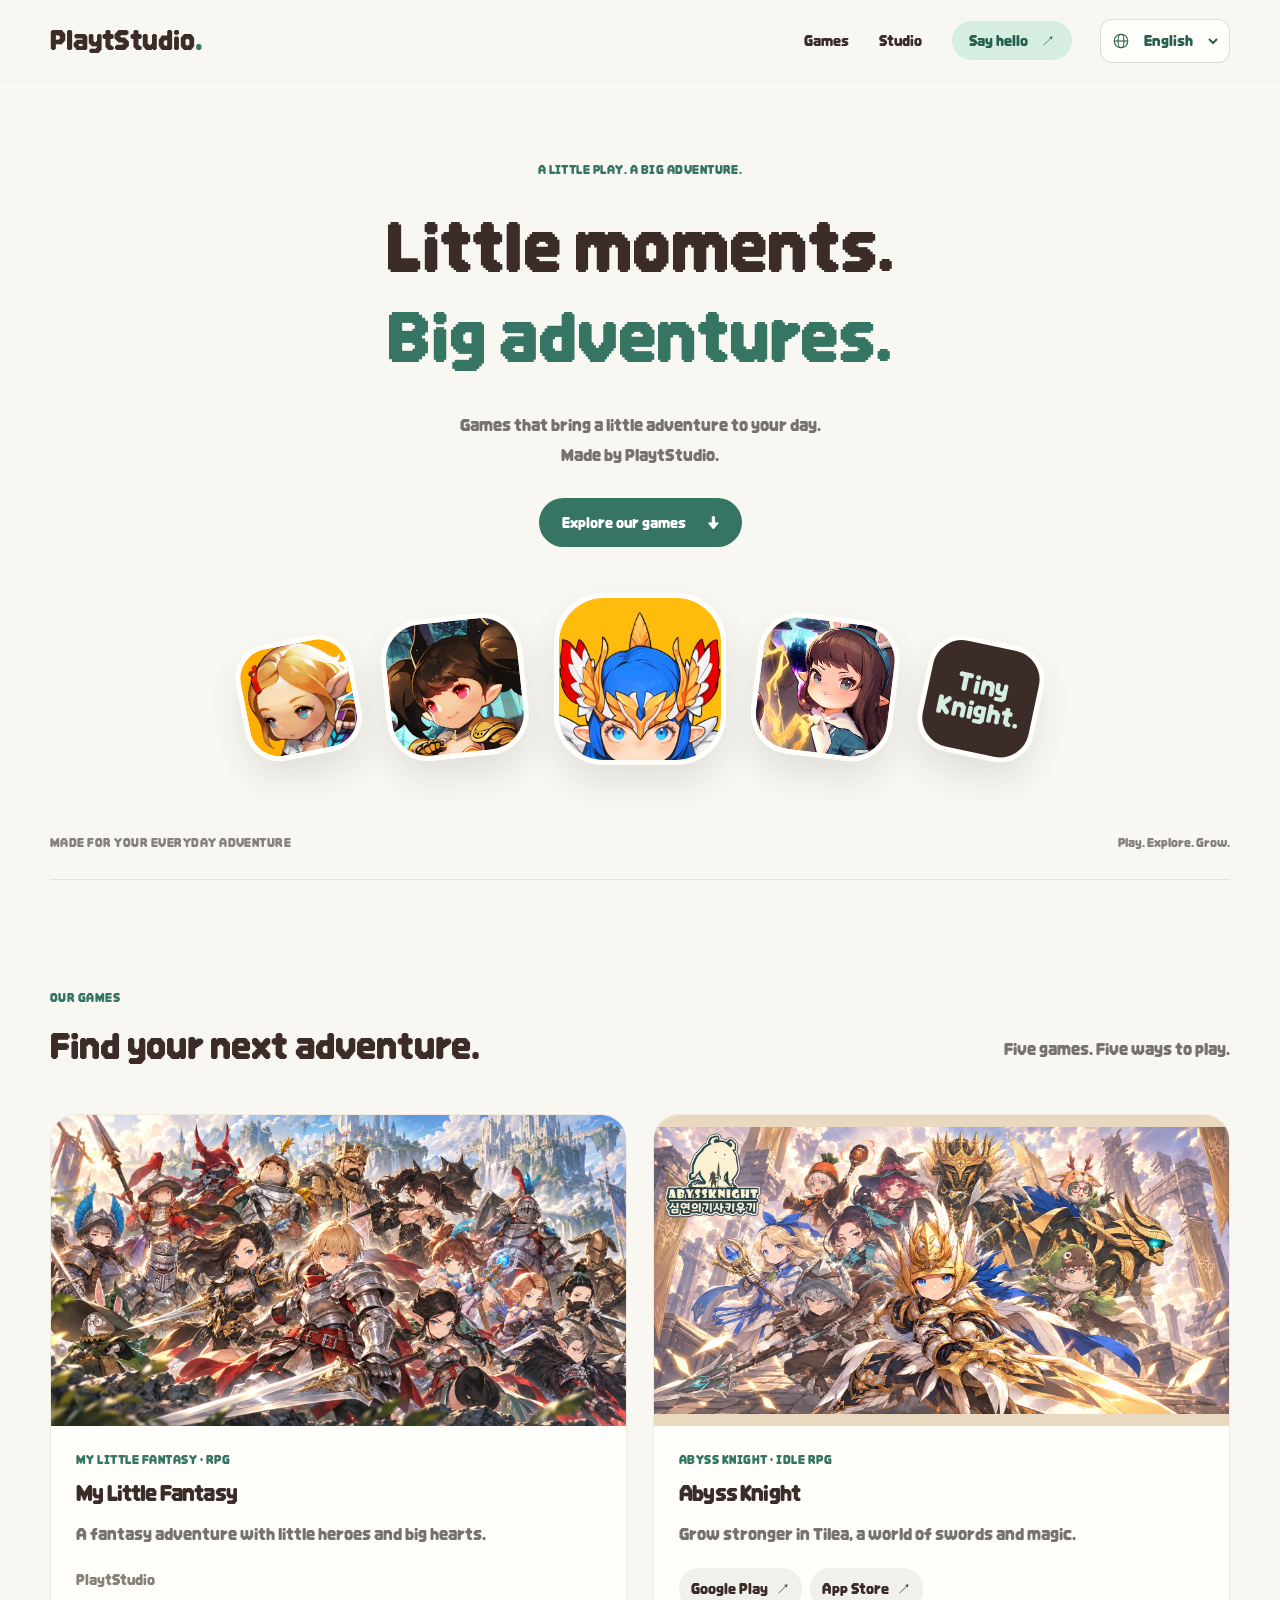
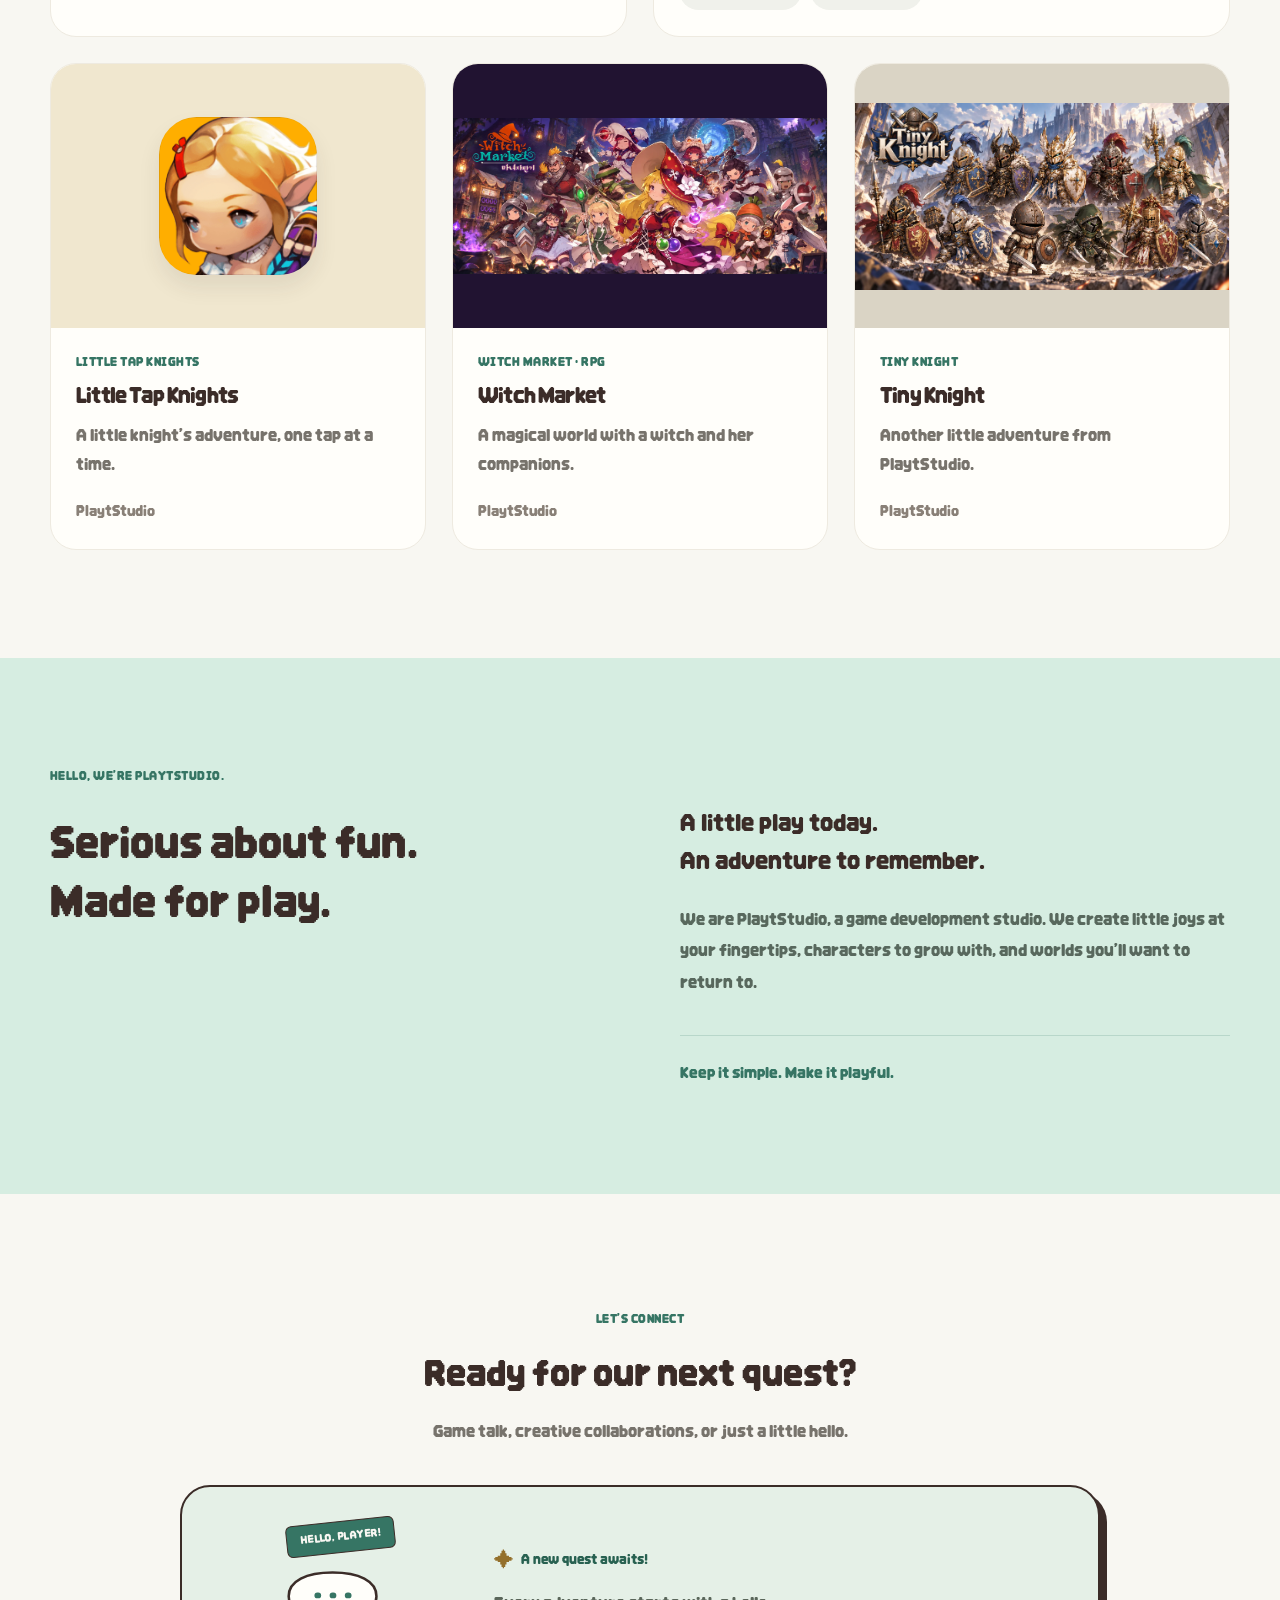
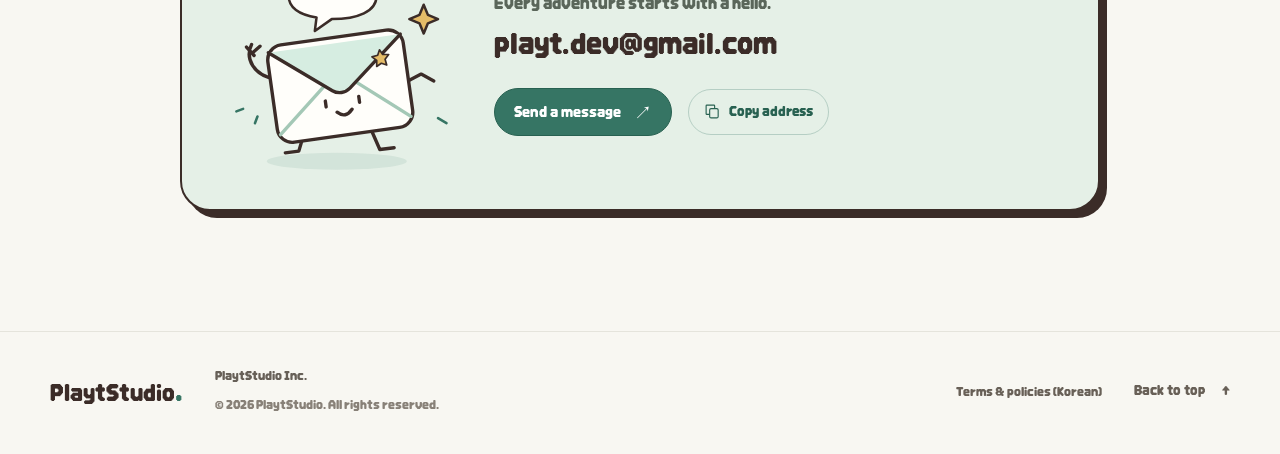
<file: index.html>
<!doctype html>
<html lang="ko">
<head>
<meta charset="utf-8"><meta name="viewport" content="width=device-width, initial-scale=1"><meta name="theme-color" content="#f8f7f2">
<title>플레이트스튜디오 PlaytStudio · 게임 개발사</title>
<meta name="description" content="작은 순간을 커다란 모험으로. 마이리틀판타지, 리틀탭나이츠, 마녀자판기, 심연의 기사 키우기, 타이니나이트를 만든 게임 개발사 플레이트스튜디오입니다.">
<link rel="icon" type="image/svg+xml" href="data:image/svg+xml,%3Csvg xmlns='http://www.w3.org/2000/svg' viewBox='0 0 32 32'%3E%3Crect width='32' height='32' rx='10' fill='%23367564'/%3E%3Cpath d='M12 9v14l12-7z' fill='%23d6ede1'/%3E%3C/svg%3E">
<link rel="preload" href="assets/fonts/DNFBitBitTTF.ttf" as="font" type="font/ttf" crossorigin>
<link rel="stylesheet" href="styles.css?v=20261116-i18n"><script src="locales.js?v=20261116-i18n" defer></script><script src="script.js?v=20261116-i18n" defer></script>
<link rel="canonical" href="https://www.playtstudio.kr/">
<meta property="og:type" content="website">
<meta property="og:site_name" content="PlaytStudio">
<meta property="og:title" content="PlaytStudio · 플레이트스튜디오">
<meta property="og:description" content="작은 순간을 커다란 모험으로. 다섯 개의 게임, 저마다의 즐거움을 만드는 게임 개발사 플레이트스튜디오입니다.">
<meta property="og:url" content="https://www.playtstudio.kr/">
<meta property="og:locale" content="ko_KR">
<meta property="og:locale:alternate" content="en_US">
<meta property="og:locale:alternate" content="ja_JP">
<meta property="og:locale:alternate" content="zh_TW">
<meta property="og:image" content="https://www.playtstudio.kr/assets/abyss-illustration.png">
<meta property="og:image:secure_url" content="https://www.playtstudio.kr/assets/abyss-illustration.png">
<meta property="og:image:type" content="image/png">
<meta property="og:image:width" content="1774">
<meta property="og:image:height" content="887">
<meta property="og:image:alt" content="심연의 기사 키우기 메인 일러스트 — 금빛 갑옷의 기사와 동료들">
<meta name="twitter:card" content="summary_large_image">
<meta name="twitter:title" content="PlaytStudio · 플레이트스튜디오">
<meta name="twitter:description" content="작은 순간을 커다란 모험으로. 다섯 개의 게임, 저마다의 즐거움을 만드는 게임 개발사 플레이트스튜디오입니다.">
<meta name="twitter:image" content="https://www.playtstudio.kr/assets/abyss-illustration.png">
<meta name="twitter:image:alt" content="심연의 기사 키우기 메인 일러스트 — 금빛 갑옷의 기사와 동료들">
<meta name="naver-site-verification" content="c91ea041b6fa8d6f550f5f0d15efc01a7f8b592b">
<link rel="apple-touch-icon" href="apple-touch-icon.png">
<script type="application/ld+json">{"@context":"https://schema.org","@type":"Organization","name":"플레이트스튜디오","alternateName":["PlaytStudio","Playt Studio","(주)플레이트스튜디오"],"url":"https://www.playtstudio.kr/","logo":"https://www.playtstudio.kr/apple-touch-icon.png","email":"playt.dev@gmail.com","sameAs":["https://play.google.com/store/apps/details?id=com.playtstudio.abyssknight","https://apps.apple.com/kr/app/id6740773558"]}</script>
</head>
<body>
<a class="skip-link" href="#main" data-i18n="skip">본문 바로가기</a>
<header class="site-header"><div class="nav-inner">
<a class="wordmark" href="#home" aria-label="플레이트스튜디오 홈" data-i18n-aria="homeLabel">Playt<span>Studio</span><i aria-hidden="true">.</i></a>
<nav id="navigation" aria-label="주 메뉴" data-i18n-aria="navLabel"><a href="#games" data-i18n="navGames">게임</a><a href="#studio" data-i18n="navStudio">스튜디오</a><a class="nav-contact" href="#contact"><span data-i18n="navContact">문의하기</span><span aria-hidden="true">↗</span></a></nav>
<div class="header-controls"><label class="language-picker"><svg aria-hidden="true" width="18" height="18" viewBox="0 0 24 24" fill="none" stroke="currentColor" stroke-width="1.5"><circle cx="12" cy="12" r="9"/><ellipse cx="12" cy="12" rx="4" ry="9"/><path d="M3 12h18"/></svg><span class="sr-only" data-i18n="languageLabel">언어 선택</span><select id="language-select"><option value="ko" lang="ko">한국어</option><option value="en" lang="en">English</option><option value="ja" lang="ja">日本語</option><option value="zh-TW" lang="zh-TW">繁體中文</option></select></label><button class="menu-toggle" aria-label="메뉴 열기" aria-controls="navigation" aria-expanded="false"><span></span><span></span></button></div>
</div></header>
<main id="main">
<section class="hero" id="home" aria-labelledby="hero-title"><div class="container"><p class="eyebrow">A LITTLE PLAY. A BIG ADVENTURE.</p><h1 id="hero-title"><span class="hero-line" data-i18n="heroLine1">작은 순간을,</span><span class="hero-line" data-i18n="heroLine2">커다란 모험으로.</span></h1><p class="hero-description multiline" data-i18n="heroDescription">일상에 즐거운 모험을 더하는 게임.
플레이트스튜디오가 만듭니다.</p><a class="button button-primary" href="#games"><span data-i18n="explore">우리의 게임 만나보기</span> <span aria-hidden="true">↓</span></a><div class="hero-gallery" aria-label="플레이트스튜디오의 게임" data-i18n-aria="galleryLabel"><a class="hero-icon" href="#little" aria-label="리틀탭나이츠 소개" data-i18n-aria="littleLabel"><img src="assets/little-icon.jpg" alt="" width="360" height="360"></a>
<a class="hero-icon" href="#fantasy" aria-label="마이리틀판타지 소개" data-i18n-aria="fantasyLabel"><img src="assets/fantasy-icon.png" alt="" width="180" height="180"></a>
<a class="hero-icon" href="#abyss" aria-label="심연의 기사 키우기 소개" data-i18n-aria="abyssLabel"><img src="assets/abyss-icon.jpg" alt="" width="512" height="512"></a>
<a class="hero-icon" href="#witch" aria-label="마녀자판기 소개" data-i18n-aria="witchLabel"><img src="assets/witch-icon.jpg" alt="" width="512" height="512"></a>
<a class="hero-icon" href="#tiny" aria-label="타이니나이트 소개" data-i18n-aria="tinyLabel"><span class="hero-type-icon">Tiny<br>Knight.</span></a></div><div class="hero-foot"><span>MADE FOR YOUR EVERYDAY ADVENTURE</span><span>Play. Explore. Grow.</span></div></div></section>
<section class="games-section section container" id="games" aria-labelledby="games-title"><div class="section-heading"><div><p class="eyebrow">OUR GAMES</p><h2 id="games-title" data-i18n="gamesTitle">취향대로 골라 떠나는 모험.</h2></div><p data-i18n="gamesIntro">다섯 개의 게임, 저마다의 즐거움.</p></div><div class="games-grid"><article class="game-card" id="fantasy"><img class="game-visual fantasy-visual" src="assets/fantasy-illustration.webp" data-i18n-alt="fantasyAlt" alt="마이리틀판타지의 은빛 갑옷 기사와 동료들을 역동적인 단체 구도로 다시 그린 판타지 일러스트" width="1729" height="910" loading="lazy"><div class="game-info"><p class="game-category">MY LITTLE FANTASY · RPG</p><h3 data-i18n="fantasyName">마이리틀판타지</h3><p data-i18n="fantasyDescription">작은 영웅들과 함께 떠나는 판타지 모험.</p><span class="game-credit">PlaytStudio</span></div></article>
<article class="game-card" id="abyss"><img class="game-visual abyss-visual" src="assets/abyss-illustration.webp" data-i18n-alt="abyssAlt" alt="심연의 기사 키우기 로고와 금빛 갑옷의 기사, 동료들이 함께한 대표 일러스트" width="1774" height="887" loading="lazy"><div class="game-info"><p class="game-category">ABYSS KNIGHT · IDLE RPG</p><h3 data-i18n="abyssName">심연의 기사 키우기</h3><p data-i18n="abyssDescription">검과 마법을 품은 틸레아의 성장 모험.</p><div class="store-links"><a class="store-link" id="google-play-link" href="https://play.google.com/store/apps/details?id=com.playtstudio.abyssknight&amp;hl=ko" target="_blank" rel="noopener noreferrer" aria-label="심연의 기사 키우기 Google Play에서 보기, 새 탭" data-i18n-aria="googlePlayLabel">Google Play <span aria-hidden="true">↗</span></a><a class="store-link" href="https://apps.apple.com/kr/app/id6740773558" target="_blank" rel="noopener noreferrer" aria-label="심연의 기사 키우기 App Store에서 보기, 새 탭" data-i18n-aria="appStoreLabel">App Store <span aria-hidden="true">↗</span></a></div></div></article>
<article class="game-card" id="little"><div class="game-icon-panel little-panel"><img src="assets/little-icon.jpg" data-i18n-alt="littleAlt" alt="리틀탭나이츠 캐릭터" width="360" height="360" loading="lazy"></div><div class="game-info"><p class="game-category">LITTLE TAP KNIGHTS</p><h3 data-i18n="littleName">리틀탭나이츠</h3><p data-i18n="littleDescription">탭으로 시작하는 작은 기사들의 모험.</p><span class="game-credit">PlaytStudio</span></div></article>
<article class="game-card" id="witch"><img class="game-visual witch-visual" src="assets/witch-illustration.webp" data-i18n-alt="witchAlt" alt="마녀자판기 로고와 물약을 든 클로에, 각자의 무기를 지닌 동료들이 함께한 대표 일러스트" width="1942" height="809" loading="lazy"><div class="game-info"><p class="game-category">WITCH MARKET · RPG</p><h3 data-i18n="witchName">마녀자판기</h3><p data-i18n="witchDescription">마녀와 동료들이 펼치는 판타지 세계.</p><span class="game-credit">PlaytStudio</span></div></article>
<article class="game-card" id="tiny"><img class="game-visual tiny-visual" src="assets/tiny-illustration.webp" data-i18n-alt="tinyAlt" alt="Tiny Knight 로고와 검과 나무 방패를 든 작은 기사, 각자의 무기를 지닌 정예 기사들이 함께한 대표 일러스트" width="1774" height="887" loading="lazy"><div class="game-info"><p class="game-category">TINY KNIGHT</p><h3 data-i18n="tinyName">타이니나이트</h3><p data-i18n="tinyDescription">플레이트스튜디오의 또 다른 모험.</p><span class="game-credit">PlaytStudio</span></div></article></div></section>
<section class="studio-section section" id="studio" aria-labelledby="studio-title"><div class="container studio-grid"><div><p class="eyebrow">HELLO, WE’RE PLAYTSTUDIO.</p><h2 id="studio-title" data-i18n="studioTitle" class="multiline">재미를 향한 진심.
플레이에 담습니다.</h2></div><div class="studio-copy"><p data-i18n="studioLead" class="multiline">가볍게 시작한 플레이가
오래 기억되는 모험이 되도록.</p><p data-i18n="studioDescription" class="multiline">플레이트스튜디오는 게임을 만드는 회사입니다.
손끝에서 시작되는 작은 즐거움, 캐릭터와 함께하는 성장, 다시 찾아오고 싶은 세계를 만들어갑니다.</p><div class="studio-signature">Keep it simple. Make it playful.</div></div></div></section>
<section class="contact-section section container" id="contact" aria-labelledby="contact-title">
<p class="eyebrow">LET’S CONNECT</p><h2 id="contact-title" data-i18n="contactTitle">다음 퀘스트, 함께할까요?</h2><p data-i18n="contactDescription">게임 이야기, 협업 제안, 가벼운 인사도 환영해요.</p>
<div class="contact-card"><div class="mail-illustration"><span class="mail-sticker">HELLO, PLAYER!</span><img src="assets/quest-mail.svg" alt="" width="320" height="280" loading="lazy"></div>
<div class="contact-card-content"><span class="quest-badge"><span aria-hidden="true">✦</span> <span data-i18n="questBadge">새로운 퀘스트 도착!</span></span><p class="mail-invitation" data-i18n="mailInvitation">당신의 이야기를 보내주세요.</p>
<a class="contact-email" href="mailto:playt.dev@gmail.com">playt.dev@gmail.com</a>
<div class="contact-actions"><a class="button button-primary" href="mailto:playt.dev@gmail.com"><span data-i18n="sendEmail">메일 보내기</span><span aria-hidden="true">↗</span></a><button class="copy-email" type="button"><svg aria-hidden="true" width="17" height="17" viewBox="0 0 24 24" fill="none" stroke="currentColor" stroke-width="1.6"><rect x="8" y="8" width="12" height="13" rx="2"/><path d="M15 8V4a1 1 0 0 0-1-1H4a1 1 0 0 0-1 1v11a1 1 0 0 0 1 1h4"/></svg><span data-i18n="copyEmail">주소 복사</span></button></div>
<p class="copy-status" role="status" aria-live="polite"></p></div></div></section>
</main>
<footer class="site-footer"><div class="container footer-inner"><a class="wordmark" href="#home" aria-label="플레이트스튜디오 홈" data-i18n-aria="homeLabel">Playt<span>Studio</span><i aria-hidden="true">.</i></a><div><p data-i18n="companyName">(주)플레이트스튜디오</p><span>© 2026 PlaytStudio. All rights reserved.</span></div><a href="policies/" class="policy-link" data-i18n="policyLabel">약관 및 정책</a><a href="#home" class="back-top"><span data-i18n="backTop">맨 위로</span> <span aria-hidden="true">↑</span></a></div></footer>
</body>
</html>
</file>
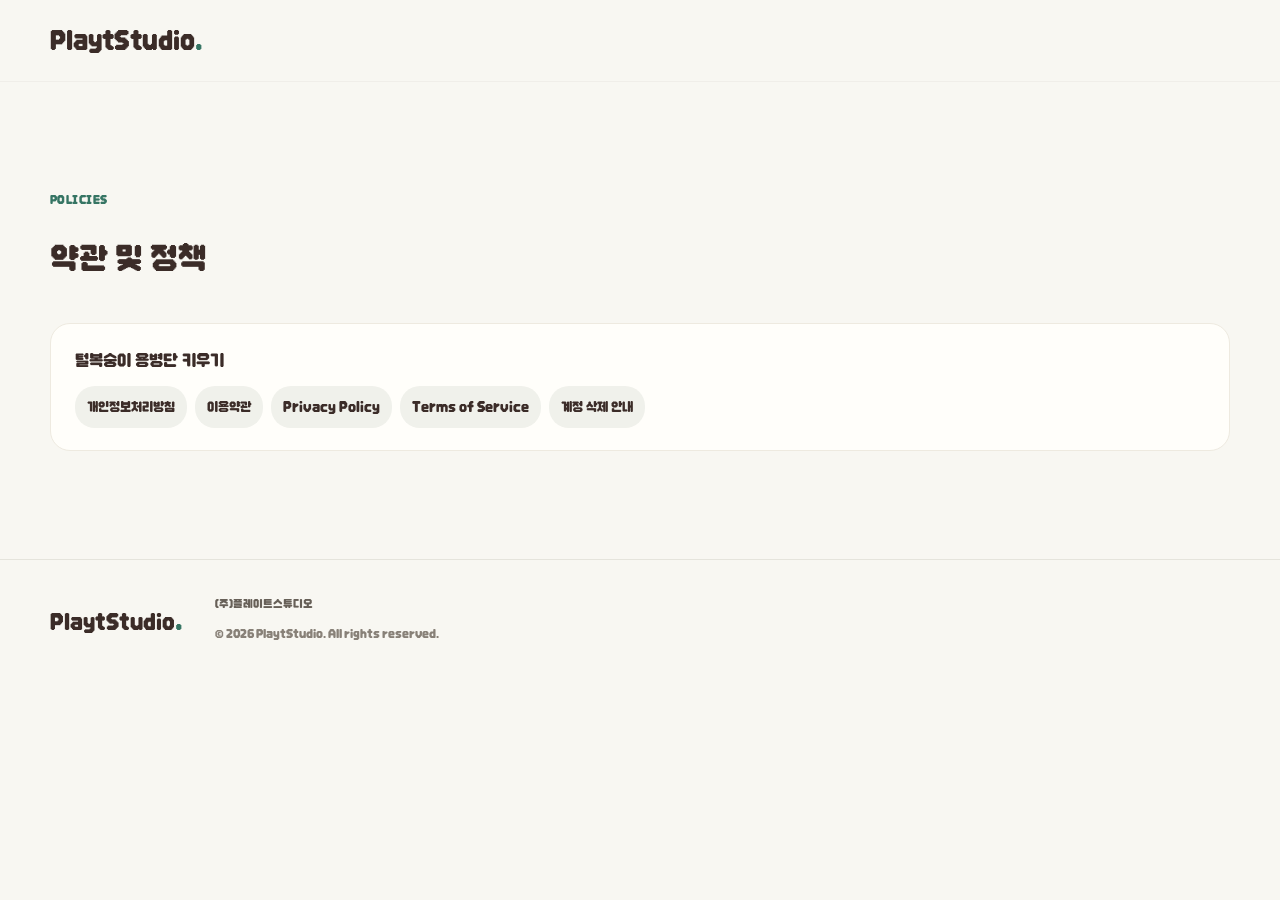
<file: policies/index.html>
<!doctype html>
<html lang="ko">
<head>
<meta charset="utf-8"><meta name="viewport" content="width=device-width, initial-scale=1"><meta name="theme-color" content="#f8f7f2">
<title>약관 및 정책 · 플레이트스튜디오</title>
<meta name="description" content="플레이트스튜디오 게임별 이용약관과 개인정보처리방침">
<link rel="canonical" href="https://www.playtstudio.kr/policies/">
<link rel="icon" type="image/svg+xml" href="data:image/svg+xml,%3Csvg xmlns='http://www.w3.org/2000/svg' viewBox='0 0 32 32'%3E%3Crect width='32' height='32' rx='10' fill='%23367564'/%3E%3Cpath d='M12 9v14l12-7z' fill='%23d6ede1'/%3E%3C/svg%3E">
<link rel="stylesheet" href="/styles.css">
<style>.policy-list{list-style:none;padding:0;margin:40px 0 0;display:grid;gap:14px}.policy-list li{background:var(--white);border:1px solid #eeeae0;border-radius:20px;padding:22px 24px}.policy-list h3{font-size:1.1rem;margin:0 0 10px}</style>
</head>
<body>
<header class="site-header"><div class="nav-inner"><a class="wordmark" href="/" aria-label="플레이트스튜디오 홈">Playt<span>Studio</span><i aria-hidden="true">.</i></a></div></header>
<main class="section container">
<p class="eyebrow">POLICIES</p>
<h2>약관 및 정책</h2>
<ul class="policy-list">
<li><h3>털복숭이 용병단 키우기</h3><div class="store-links">
<a class="store-link" href="furry-mercenaries/privacy.ko-KR.html">개인정보처리방침</a>
<a class="store-link" href="furry-mercenaries/terms.ko-KR.html">이용약관</a>
<a class="store-link" href="furry-mercenaries/privacy.en-US.html" lang="en">Privacy Policy</a>
<a class="store-link" href="furry-mercenaries/terms.en-US.html" lang="en">Terms of Service</a>
<a class="store-link" href="furry-mercenaries/delete-account.html">계정 삭제 안내</a>
</div></li>
</ul>
</main>
<footer class="site-footer"><div class="container footer-inner"><a class="wordmark" href="/" aria-label="플레이트스튜디오 홈">Playt<span>Studio</span><i aria-hidden="true">.</i></a><div><p>(주)플레이트스튜디오</p><span>© 2026 PlaytStudio. All rights reserved.</span></div></div></footer>
</body>
</html>
</file>
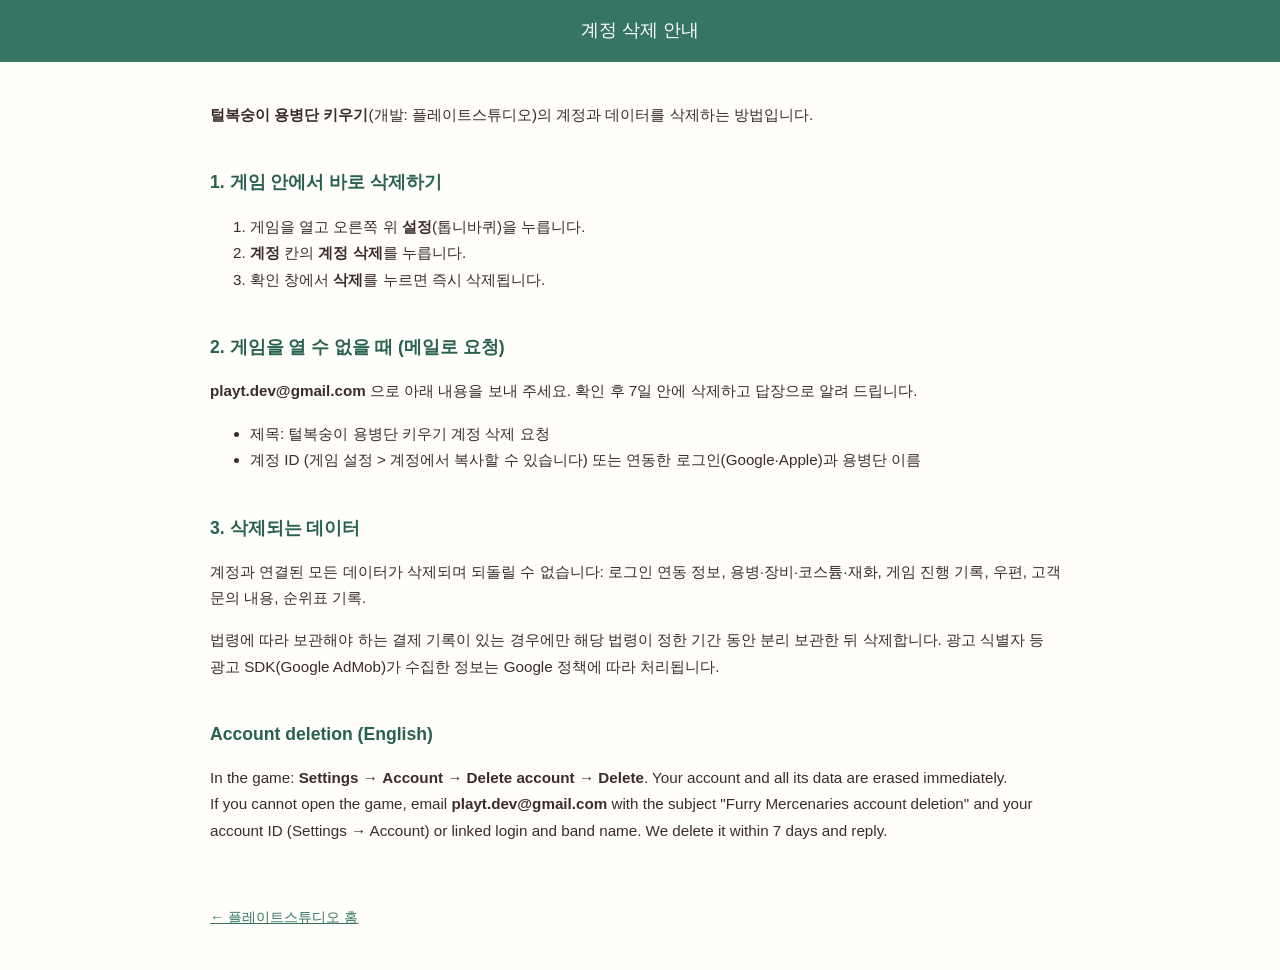
<file: policies/furry-mercenaries/delete-account.html>
<!doctype html>
<html lang="ko">
<head>
<meta charset="utf-8"><meta name="viewport" content="width=device-width, initial-scale=1"><meta name="theme-color" content="#f8f7f2">
<title>계정 삭제 안내 · 털복숭이 용병단 키우기</title>
<meta name="description" content="털복숭이 용병단 키우기 계정과 데이터를 삭제하는 방법">
<link rel="stylesheet" href="../policy.css">
</head>
<body style="margin: 0;">
<header style="width: 100%; background-color: #367564; text-align: center;"><h1 style="color: #fff; margin: 0; font-size: 18px; padding: 15px 0; font-weight: normal;">계정 삭제 안내</h1></header>
<div class="policy_container">
<p><b>털복숭이 용병단 키우기</b>(개발: 플레이트스튜디오)의 계정과 데이터를 삭제하는 방법입니다.</p>

<h3>1. 게임 안에서 바로 삭제하기</h3>
<ol>
<li>게임을 열고 오른쪽 위 <b>설정</b>(톱니바퀴)을 누릅니다.</li>
<li><b>계정</b> 칸의 <b>계정 삭제</b>를 누릅니다.</li>
<li>확인 창에서 <b>삭제</b>를 누르면 즉시 삭제됩니다.</li>
</ol>

<h3>2. 게임을 열 수 없을 때 (메일로 요청)</h3>
<p><b>playt.dev@gmail.com</b> 으로 아래 내용을 보내 주세요. 확인 후 7일 안에 삭제하고 답장으로 알려 드립니다.</p>
<ul>
<li>제목: 털복숭이 용병단 키우기 계정 삭제 요청</li>
<li>계정 ID (게임 설정 &gt; 계정에서 복사할 수 있습니다) 또는 연동한 로그인(Google·Apple)과 용병단 이름</li>
</ul>

<h3>3. 삭제되는 데이터</h3>
<p>계정과 연결된 모든 데이터가 삭제되며 되돌릴 수 없습니다: 로그인 연동 정보, 용병·장비·코스튬·재화, 게임 진행 기록, 우편, 고객 문의 내용, 순위표 기록.</p>
<p>법령에 따라 보관해야 하는 결제 기록이 있는 경우에만 해당 법령이 정한 기간 동안 분리 보관한 뒤 삭제합니다. 광고 식별자 등 광고 SDK(Google AdMob)가 수집한 정보는 Google 정책에 따라 처리됩니다.</p>

<h3 lang="en">Account deletion (English)</h3>
<p lang="en">In the game: <b>Settings</b> → <b>Account</b> → <b>Delete account</b> → <b>Delete</b>. Your account and all its data are erased immediately.<br>
If you cannot open the game, email <b>playt.dev@gmail.com</b> with the subject "Furry Mercenaries account deletion" and your account ID (Settings → Account) or linked login and band name. We delete it within 7 days and reply.</p>
</div>
<a class="policy-home" href="/">← 플레이트스튜디오 홈</a>
</body>
</html>
</file>
<file: styles.css>
@font-face{font-family:'DNF Bit Bit';src:url('assets/fonts/DNFBitBitTTF.ttf') format('truetype');font-style:normal;font-weight:400;font-display:swap}
:root{--ivory:#f8f7f2;--white:#fffefa;--viridian:#367564;--viridian-dark:#286151;--mint:#d6ede1;--brown:#3b2c28;--muted:#77736c;--line:#e5e4dc;--font:'DNF Bit Bit',sans-serif}
*{box-sizing:border-box}html{scroll-behavior:smooth;scroll-padding-top:90px}body{margin:0;font-family:var(--font);color:var(--brown);background:var(--ivory);font-size:1rem;line-height:1.7;word-break:keep-all}a{color:inherit;text-decoration:none}button{font:inherit}a,button{-webkit-tap-highlight-color:transparent}a:focus-visible,button:focus-visible{outline:3px solid var(--viridian);outline-offset:6px}::selection{background:var(--mint);color:var(--brown)}.container{width:calc(100% - 100px);max-width:1200px;margin:0 auto}.section{padding-top:108px;padding-bottom:108px}.skip-link{position:fixed;top:-90px;left:24px;padding:12px 20px;background:var(--mint);z-index:100}.skip-link:focus{top:16px}.site-header{height:82px;position:sticky;top:0;background:#f8f7f2eb;backdrop-filter:blur(18px);border-bottom:1px solid #3b2c280a;z-index:10}.nav-inner{max-width:1300px;width:calc(100% - 100px);margin:auto;height:100%;display:flex;align-items:center;justify-content:space-between}.wordmark{font-size:1.6rem;font-weight:800;letter-spacing:-1.1px;line-height:1;display:inline-flex;align-items:baseline}.wordmark span{font-weight:500}.wordmark i{font-style:normal;color:var(--viridian);font-size:1.8rem}.site-header nav{display:flex;align-items:center;gap:38px;font-size:.875rem;font-weight:500}.site-header nav a:hover{color:var(--viridian)}.nav-contact{padding:8px 17px;border-radius:30px;background:var(--mint);color:var(--viridian-dark)}.nav-contact span{margin-left:13px}.menu-toggle{display:none}.hero{padding-top:78px;overflow:hidden;text-align:center}.eyebrow{font-size:.75rem;font-weight:700;letter-spacing:.14em;line-height:1.6;margin:0 0 24px;color:var(--viridian)}h1,h2,h3,p{margin-top:0}h1{font-size:clamp(3.3rem,5.2vw,5rem);font-weight:700;line-height:1.2;letter-spacing:-.075em;margin-bottom:27px}h1 span{color:var(--viridian)}.hero-description{color:var(--muted);font-size:1.05rem;margin-bottom:27px;line-height:1.9;letter-spacing:-.025em}.mobile-break{display:none}.button{display:inline-flex;align-items:center;justify-content:center;gap:22px;padding:13px 23px;border-radius:30px;font-size:.875rem;font-weight:600;transition:background .2s,transform .2s}.button-primary{background:var(--viridian);color:white}.button-primary:hover{background:var(--viridian-dark);transform:translateY(-2px)}.button span{font-size:1.15rem;line-height:1}.hero-gallery{display:flex;align-items:center;justify-content:center;gap:28px;margin:56px auto 44px;min-height:0}.hero-gallery:empty{margin:44px 0}.hero-icon{width:142px;display:block;transition:transform .3s}.hero-icon img{width:100%;display:block;aspect-ratio:1;object-fit:cover;border-radius:29%;box-shadow:0 18px 34px #3b2c281c;border:5px solid var(--white)}.hero-icon:nth-child(1){transform:rotate(-11deg) translateY(9px);width:118px}.hero-icon:nth-child(2){transform:rotate(-6deg) translateY(-2px)}.hero-icon:nth-child(3){transform:translateY(-10px);width:172px}.hero-icon:nth-child(4){transform:rotate(7deg) translateY(-2px)}.hero-icon:nth-child(5){transform:rotate(12deg) translateY(10px);width:118px}.hero-icon:hover{transform:translateY(-16px) rotate(0)}.hero-foot{display:flex;justify-content:space-between;align-items:center;border-bottom:1px solid var(--line);padding:14px 0 25px;color:#85827a;font-size:.7rem;letter-spacing:.1em}.hero-foot span:last-child{letter-spacing:0;font-size:.8rem}.section-heading{display:flex;justify-content:space-between;gap:25px;align-items:flex-end;margin-bottom:43px}.section-heading .eyebrow{margin-bottom:14px}h2{font-size:clamp(1.9rem,2.7vw,2.6rem);line-height:1.45;letter-spacing:-.055em;font-weight:700;margin-bottom:0}.section-heading>p{color:var(--muted);font-size:.95rem;margin:0 0 8px}.games-grid{display:grid;grid-template-columns:repeat(6,minmax(0,1fr));gap:26px}.game-card{grid-column:span 2;border:1px solid #eeeae0;background:var(--white);border-radius:26px;overflow:hidden;transition:transform .25s,box-shadow .25s}.game-card:nth-child(-n+2){grid-column:span 3}.game-card:hover{transform:translateY(-5px);box-shadow:0 12px 35px #3b2c2809}.game-visual{display:block;width:100%;aspect-ratio:1.42;object-fit:cover;background:var(--mint)}.game-card:nth-child(-n+2) .game-visual{aspect-ratio:1.85}.game-info{padding:24px 25px 26px}.game-category{font-size:.7rem;letter-spacing:.09em;color:var(--viridian);font-weight:700;margin-bottom:8px}.game-info h3{font-size:1.3rem;letter-spacing:-.04em;line-height:1.5;font-weight:700;margin-bottom:8px}.game-info>p:not(.game-category){font-size:.9rem;color:var(--muted);line-height:1.8;margin-bottom:20px}.store-links{display:flex;gap:8px;flex-wrap:wrap}.store-link{font-size:.75rem;font-weight:600;background:#f0f1eb;border-radius:20px;padding:7px 12px;display:inline-flex;align-items:center;gap:8px;min-height:36px}.store-link:hover{background:var(--mint);color:var(--viridian-dark)}.store-link svg{width:13px;height:13px;flex-shrink:0}.game-archive{font-size:.75rem;color:#817b73;border-top:1px solid var(--line);padding-top:14px;display:block}.studio-section{background:var(--mint)}.studio-grid{display:grid;grid-template-columns:1fr 1fr;gap:80px}.studio-section .eyebrow{margin-bottom:28px}.studio-section h2{font-size:clamp(2.2rem,3.3vw,3.2rem);line-height:1.4}.studio-copy{padding-top:38px}.studio-copy>p:first-child{font-size:1.45rem;font-weight:600;line-height:1.65;letter-spacing:-.035em;margin-bottom:24px}.studio-copy>p:nth-child(2){font-size:1rem;line-height:1.95;color:#58685d}.studio-signature{margin-top:37px;padding-top:24px;border-top:1px solid #36756430;font-size:.95rem;font-weight:500;color:var(--viridian)}.contact-section{text-align:center;padding-top:115px;padding-bottom:120px}.contact-section .eyebrow{margin-bottom:20px}.contact-section>p:not(.eyebrow){color:var(--muted);font-size:1rem;margin:20px 0 24px}.contact-email{display:inline-flex;align-items:center;gap:25px;font-size:clamp(1.15rem,2.1vw,1.8rem);font-weight:500;color:var(--viridian);letter-spacing:-.02em;border-bottom:1px solid #36756450;padding-bottom:7px}.contact-email:hover{color:var(--viridian-dark)}.contact-email span{font-size:1.5rem}.site-footer{border-top:1px solid var(--line);padding:34px 0 37px}.footer-inner{display:flex;align-items:center;gap:32px;justify-content:space-between}.footer-inner>.wordmark{font-size:1.4rem}.footer-inner>div{margin-right:auto}.footer-inner p{font-size:.75rem;margin:0 0 4px;color:#676058}.footer-inner>div>span{font-size:.7rem;color:#888178}.back-top{font-size:.8rem;color:#686057;display:flex;gap:17px}
@media(max-width:1000px){.container,.nav-inner{width:calc(100% - 64px)}.hero{padding-top:65px}.hero-gallery{gap:18px}.hero-icon{width:120px}.hero-icon:nth-child(3){width:148px}.hero-icon:nth-child(1),.hero-icon:nth-child(5){width:100px}.section{padding-top:80px;padding-bottom:80px}.games-grid{gap:18px}.game-info{padding:20px}.studio-grid{gap:40px}.section-heading>p{max-width:210px}.game-info h3{font-size:1.15rem}.studio-copy>p:nth-child(2) br{display:none}}
@media(max-width:720px){html{scroll-padding-top:86px}.container,.nav-inner{width:calc(100% - 40px)}.site-header{height:72px}.wordmark{font-size:1.4rem}.menu-toggle{display:flex;flex-direction:column;justify-content:center;gap:7px;width:44px;height:44px;padding:11px;border:0;background:transparent;color:var(--brown)}.menu-toggle span{height:1.5px;width:22px;background:currentColor;transition:transform .2s}.menu-toggle[aria-expanded=true] span:first-child{transform:translateY(4.25px) rotate(45deg)}.menu-toggle[aria-expanded=true] span:last-child{transform:translateY(-4.25px) rotate(-45deg)}.site-header nav{display:none;position:absolute;top:72px;left:0;right:0;background:var(--ivory);border-bottom:1px solid var(--line);padding:15px 20px 24px;align-items:stretch;gap:6px;box-shadow:0 15px 25px #3b2c2808}.site-header nav.open{display:flex;flex-direction:column}.site-header nav a{padding:13px 16px;min-height:48px}.site-header .nav-contact{border-radius:12px}.hero{padding-top:47px}.hero .eyebrow{font-size:.65rem;letter-spacing:.11em;margin-bottom:22px}h1{font-size:clamp(2.6rem,9.5vw,4.2rem);line-height:1.25;letter-spacing:-.08em;margin-bottom:23px}.hero-description{font-size:.925rem;line-height:1.9;margin-bottom:23px}.mobile-break{display:block}.button{font-size:.8rem;padding:12px 20px;gap:18px}.hero-gallery{gap:12px;margin:45px auto 35px;width:calc(100% + 52px);position:relative;left:-26px}.hero-icon{width:21%;flex-shrink:0}.hero-icon:nth-child(3){width:26%}.hero-icon:nth-child(1),.hero-icon:nth-child(5){width:18%}.hero-icon img{border-width:3px;box-shadow:0 12px 22px #3b2c2818}.hero-foot{font-size:.6rem;letter-spacing:.06em;padding-bottom:20px}.hero-foot span:last-child{font-size:.65rem}.section{padding-top:62px;padding-bottom:62px}.section-heading{display:block;margin-bottom:28px}.section-heading h2{font-size:1.8rem}.section-heading>p{max-width:none;font-size:.875rem;margin:14px 0 0}.eyebrow{font-size:.7rem;letter-spacing:.12em}.games-grid{grid-template-columns:1fr;gap:21px}.game-card,.game-card:nth-child(-n+2){grid-column:auto;border-radius:22px}.game-visual,.game-card:nth-child(-n+2) .game-visual{aspect-ratio:1.65}.game-info{padding:22px}.game-info h3{font-size:1.3rem}.game-info>p:not(.game-category){font-size:.95rem}.game-category{font-size:.75rem}.store-link{font-size:.8rem;min-height:40px;padding:7px 14px}.studio-grid{grid-template-columns:1fr;gap:28px}.studio-section h2{font-size:2.15rem}.studio-section .eyebrow{margin-bottom:22px}.studio-copy{padding-top:0}.studio-copy>p:first-child{font-size:1.25rem}.studio-copy>p:nth-child(2){font-size:.95rem}.studio-signature{margin-top:27px;font-size:.875rem}.contact-section{padding-top:75px;padding-bottom:79px}.contact-section h2{font-size:1.8rem;max-width:280px;margin:0 auto}.contact-section>p:not(.eyebrow){font-size:.9rem}.contact-email{font-size:1.2rem;gap:19px}.footer-inner{flex-wrap:wrap;gap:23px}.footer-inner>.wordmark{width:calc(100% - 110px)}.footer-inner>div{order:3;width:100%}.back-top{font-size:.75rem;margin-left:auto}.footer-inner>div>span{font-size:.7rem}.hero-gallery:empty{margin:35px 0}}
@media(prefers-reduced-motion:reduce){html{scroll-behavior:auto}*,*:before,*:after{transition:none!important}}

/* Readable supporting copy across devices. */
.hero .eyebrow,.hero-foot,.hero-foot span:last-child,.game-category,.footer-inner>div>span{font-size:.75rem}
.hero-description,.section-heading>p,.game-info>p:not(.game-category),.contact-section>p:not(.eyebrow),.studio-copy>p:nth-child(2){font-size:1rem}
.store-link{font-size:.875rem;min-height:42px}
.game-title-art{aspect-ratio:1.42;display:flex;flex-direction:column;align-items:center;justify-content:center;background:var(--brown);color:var(--mint);line-height:.95;font-size:clamp(2.4rem,4vw,4.3rem);font-weight:800;letter-spacing:-.055em;padding:30px;text-align:center}
.game-title-art small{font-size:.75rem;letter-spacing:.17em;font-weight:500;margin-top:22px;color:#e9e4d8}
.hero-type-icon{aspect-ratio:1;background:var(--brown);color:var(--mint);border-radius:29%;display:flex;align-items:center;justify-content:center;line-height:1.05;font-size:1.55rem;font-weight:800;letter-spacing:-.05em;border:5px solid var(--white);box-shadow:0 18px 34px #3b2c281c}
@media(max-width:720px){.hero-foot{font-size:.75rem;justify-content:center}.hero-foot>span:first-child{display:none}.hero-type-icon{font-size:clamp(.9rem,3.5vw,1.4rem);border-width:3px}.game-title-art{aspect-ratio:1.65;font-size:3.5rem}.game-category{font-size:.75rem}}

.game-card{scroll-margin-top:100px}.game-card:hover{transform:none;box-shadow:none}.fantasy-visual{object-fit:cover;object-position:center;background:var(--mint)}.abyss-visual{object-fit:contain;object-position:center;background:#ead9c1}.game-credit{display:block;font-size:.875rem;color:#898077;margin-top:20px}.game-icon-panel{aspect-ratio:1.42;display:flex;align-items:center;justify-content:center}.game-icon-panel img{width:42%;aspect-ratio:1;height:auto;display:block;object-fit:cover;border-radius:24%;box-shadow:0 12px 22px #3b2c2817}.little-panel{background:#f0e7cf}.witch-panel{background:#e4e8f1}.game-info h3{margin-bottom:10px}
@media(max-width:720px){.game-icon-panel{aspect-ratio:1.65}.game-icon-panel img{width:37%}h1{font-size:clamp(2.25rem,9.5vw,4.2rem)}}
.hero-icon img,.game-visual{height:auto}
@media(max-width:720px){.hero-gallery{width:100%;left:0;gap:6px}.hero-icon{width:19%}.hero-icon:nth-child(3){width:23%}.hero-icon:nth-child(1),.hero-icon:nth-child(5){width:15%}.hero-type-icon{font-size:clamp(.75rem,2.8vw,1rem)}}

@media(max-width:720px){.game-card:nth-child(-n+2) .fantasy-visual{aspect-ratio:1729/910}}

@media(max-width:720px){.game-card:nth-child(-n+2) .abyss-visual{aspect-ratio:2/1}}
.witch-visual{object-fit:contain;object-position:center;background:#211331}
@media(max-width:720px){.game-card .witch-visual{aspect-ratio:1942/809}}
.tiny-visual{object-fit:contain;object-position:center;background:#dad4c5}
@media(max-width:720px){.game-card .tiny-visual{aspect-ratio:2/1}}

/* Match TinyKnight's original pixel font without synthetic bold or tight tracking. */
body{font-synthesis:none}
h1,h2,h3,.wordmark,.hero-description,.studio-copy>p:first-child,.contact-email,.game-title-art,.hero-type-icon{letter-spacing:0}
h1{line-height:1.35}
.game-category,.eyebrow,.hero .eyebrow,.hero-foot,.game-title-art small{letter-spacing:.04em}

/* Localized pixel lettering. These regional fonts are served with the site. */
@font-face{font-family:'Fusion Pixel JP';src:url('assets/fonts/fusion-pixel-12px-proportional-ja.otf.woff2') format('woff2');font-style:normal;font-weight:400;font-display:swap}
@font-face{font-family:'Fusion Pixel TW';src:url('assets/fonts/fusion-pixel-12px-proportional-zh_tw.otf.woff2') format('woff2');font-style:normal;font-weight:400;font-display:swap}
html:lang(ja){--font:'Fusion Pixel JP','DNF Bit Bit',sans-serif}
html:lang(zh-TW){--font:'Fusion Pixel TW','DNF Bit Bit',sans-serif}
html:lang(en) body{word-break:normal}
html:lang(ja) body,html:lang(zh-TW) body{word-break:normal;line-break:strict}
.wordmark,.hero-type-icon,.contact-email,.mail-sticker,.game-category,.eyebrow,.hero-foot,.game-credit{font-family:'DNF Bit Bit',sans-serif}
.game-info h3:lang(en),.game-info h3:lang(ja),.game-info h3:lang(zh-TW){font-family:'DNF Bit Bit',sans-serif}
.multiline{white-space:pre-line}
.sr-only{position:absolute;width:1px;height:1px;padding:0;margin:-1px;overflow:hidden;clip-path:inset(50%);white-space:nowrap;border:0}
.hero-line{display:block}.hero-line:first-child{color:var(--brown)}
.hero-description{max-width:680px;margin-left:auto;margin-right:auto;text-wrap:pretty}
.button span[data-i18n]{font-size:inherit;line-height:inherit}
.nav-contact span[data-i18n]{margin-left:0}
.nav-inner{gap:28px}.site-header nav{margin-left:auto;gap:30px;white-space:nowrap}
.header-controls{display:flex;align-items:center;gap:8px;flex-shrink:0}
.language-picker{display:flex;align-items:center;gap:5px;padding:4px 8px 4px 11px;border:1px solid #36756438;border-radius:12px;color:var(--viridian-dark);background:var(--white)}
.language-picker select{font-family:var(--font);font-size:.875rem;color:inherit;background:transparent;border:0;min-height:34px;max-width:126px;padding:3px 5px;cursor:pointer}
.language-picker option:lang(ko),.language-picker option:lang(en){font-family:'DNF Bit Bit',sans-serif}
.language-picker option:lang(ja){font-family:'Fusion Pixel JP',sans-serif}
.language-picker option:lang(zh-TW){font-family:'Fusion Pixel TW',sans-serif}
.language-picker:focus-within{outline:2px solid var(--viridian);outline-offset:3px}
.language-picker select:focus-visible{outline:0}
html:lang(ja) .hero-description,html:lang(zh-TW) .hero-description,
html:lang(ja) .game-info>p:not(.game-category),html:lang(zh-TW) .game-info>p:not(.game-category),
html:lang(ja) .studio-copy>p:nth-child(2),html:lang(zh-TW) .studio-copy>p:nth-child(2){font-size:1.25rem}
html:lang(ja) .site-header nav,html:lang(zh-TW) .site-header nav{font-size:1.125rem}
html:lang(ja) .language-picker select,html:lang(zh-TW) .language-picker select{font-size:1rem}

/* A little messenger with a new quest, in the studio's own colors. */
.contact-section h2{max-width:none;text-wrap:balance}
.contact-card{max-width:920px;margin:40px auto 0;display:grid;grid-template-columns:270px minmax(0,1fr);align-items:center;gap:18px;padding:34px 42px 24px 24px;border:2px solid var(--brown);border-radius:30px;background:#e5f0e7;box-shadow:7px 7px 0 #3b2c28;text-align:left}
.mail-illustration{position:relative;text-align:center}
.mail-illustration img{display:block;width:100%;height:auto;transition:transform .25s}
.contact-card:has(a:hover) .mail-illustration img{transform:rotate(-3deg) translateY(-4px)}
.mail-sticker{display:inline-block;font-size:.65rem;letter-spacing:.05em;color:var(--ivory);background:var(--viridian);padding:6px 13px;border:1.5px solid var(--brown);border-radius:6px;transform:rotate(-6deg);position:relative;z-index:1;margin-bottom:-12px}
.contact-card-content{min-width:0;padding-top:8px}
.quest-badge{display:inline-flex;gap:7px;align-items:center;color:var(--viridian-dark);font-size:.8rem;line-height:1.4}
.quest-badge>span:first-child{font-family:sans-serif;color:#94702c;font-size:1.25rem}
.mail-invitation{font-size:1rem;line-height:1.7;margin:14px 0 6px;color:#5a665a;text-wrap:pretty}
.contact-email{display:inline-block;max-width:100%;font-size:clamp(1.15rem,2.15vw,1.8rem);line-height:1.5;padding:0;border:0;color:var(--brown);overflow-wrap:anywhere;text-decoration-thickness:2px;text-underline-offset:6px}
.contact-email:hover{text-decoration:underline;color:var(--viridian-dark)}
.contact-actions{display:flex;align-items:center;flex-wrap:wrap;gap:10px 16px;margin-top:24px}
.contact-actions .button{font-size:.875rem;padding:11px 19px;gap:13px;border:1.5px solid var(--viridian-dark);min-height:46px}
.copy-email{display:inline-flex;align-items:center;justify-content:center;gap:8px;background:transparent;border:1px solid #36756445;border-radius:25px;color:var(--viridian-dark);font-size:.8rem;padding:10px 15px;min-height:46px;cursor:pointer}
.copy-email:hover{background:var(--white);border-color:var(--viridian)}
.copy-status{font-size:.75rem;color:var(--viridian-dark);min-height:1.7em;margin:11px 0 0}
.policy-link{font-size:.75rem;color:#686057;line-height:1.6}.policy-link:hover{color:var(--viridian)}
.footer-inner{flex-wrap:wrap}.footer-inner>div{min-width:150px}.footer-inner .back-top{white-space:nowrap}
html:lang(ja) .mail-invitation,html:lang(zh-TW) .mail-invitation{font-size:1.25rem}
html:lang(ja) .contact-actions .button,html:lang(zh-TW) .contact-actions .button,
html:lang(ja) .copy-email,html:lang(zh-TW) .copy-email,
html:lang(ja) .quest-badge,html:lang(zh-TW) .quest-badge{font-size:1rem}
html:lang(ja) .copy-status,html:lang(zh-TW) .copy-status{font-size:1rem}
@media(max-width:1000px){.nav-inner{gap:16px}.site-header nav{gap:18px}.contact-card{grid-template-columns:220px minmax(0,1fr);padding:30px 28px 20px 18px;gap:14px}.contact-email{font-size:1.4rem}}
@media(max-width:720px){
  .nav-inner{gap:8px}.header-controls{margin-left:auto;gap:3px}.wordmark{font-size:1.25rem}
  .language-picker{padding:3px 4px 3px 8px;gap:2px;border-radius:10px}.language-picker svg{width:15px;height:15px}.language-picker select{font-size:.75rem;max-width:105px;min-height:32px;padding:2px}
  .menu-toggle{width:36px;padding:7px}.site-header nav{margin:0;white-space:normal;gap:6px}
  .site-header nav a{min-height:48px}.hero .eyebrow{font-size:.65rem}
  html:lang(en) h1{font-size:clamp(1.9rem,7.5vw,3.5rem)}
  html:lang(ja) h1,html:lang(zh-TW) h1{font-size:clamp(2rem,9vw,3.5rem)}
  .hero-description{font-size:.95rem}.contact-section h2{font-size:1.8rem;max-width:none}
  .contact-card{grid-template-columns:1fr;gap:2px;padding:24px 22px 16px;margin-top:28px;border-radius:25px;box-shadow:5px 5px 0 var(--brown);text-align:center}
  .mail-illustration{width:210px;margin:0 auto}.mail-sticker{font-size:.6rem;padding:5px 10px}
  .mail-illustration img{margin-top:-6px}.contact-card-content{padding:0}
  .mail-invitation{font-size:.875rem;margin-top:10px}.contact-email{font-size:clamp(1.05rem,4.7vw,1.65rem)}
  .contact-actions{justify-content:center;margin-top:20px;gap:10px}.contact-actions .button{font-size:.8rem;padding:10px 16px}.copy-email{font-size:.75rem;padding:10px 13px}
  .quest-badge{font-size:.75rem}.copy-status{font-size:.7rem}
}
@media(prefers-reduced-motion:reduce){.contact-card:has(a:hover) .mail-illustration img{transform:none}}
</file>
<file: policies/policy.css>
/* 게임별 약관·개인정보처리방침 공통 모양 — 원문 HTML(생성기 출력)을 그대로 두고 읽기 좋게만 */
body{font-family:-apple-system,BlinkMacSystemFont,"Apple SD Gothic Neo","Malgun Gothic","Noto Sans KR",sans-serif;color:#3b2c28;background:#fffefa;line-height:1.75;word-break:keep-all}
header{background:#367564!important}
.policy_container{max-width:860px;margin:40px auto 60px!important;padding:0 20px}
.policy_container h3{font-size:1.1rem;margin:2.2em 0 .6em;color:#286151}
.policy_container p,.policy_container li{font-size:.95rem}
._variableText_1k2sc_51{font-weight:600}
table{border-collapse:collapse;width:100%;margin:1em 0;font-size:.9rem}
th,td{border:1px solid #e5e4dc;padding:8px 10px;text-align:left;vertical-align:top}
thead th,thead td{background:#f0f1eb}
.policy-home{display:block;max-width:860px;margin:0 auto 40px;padding:0 20px;font-size:.9rem;color:#367564}
</file>
